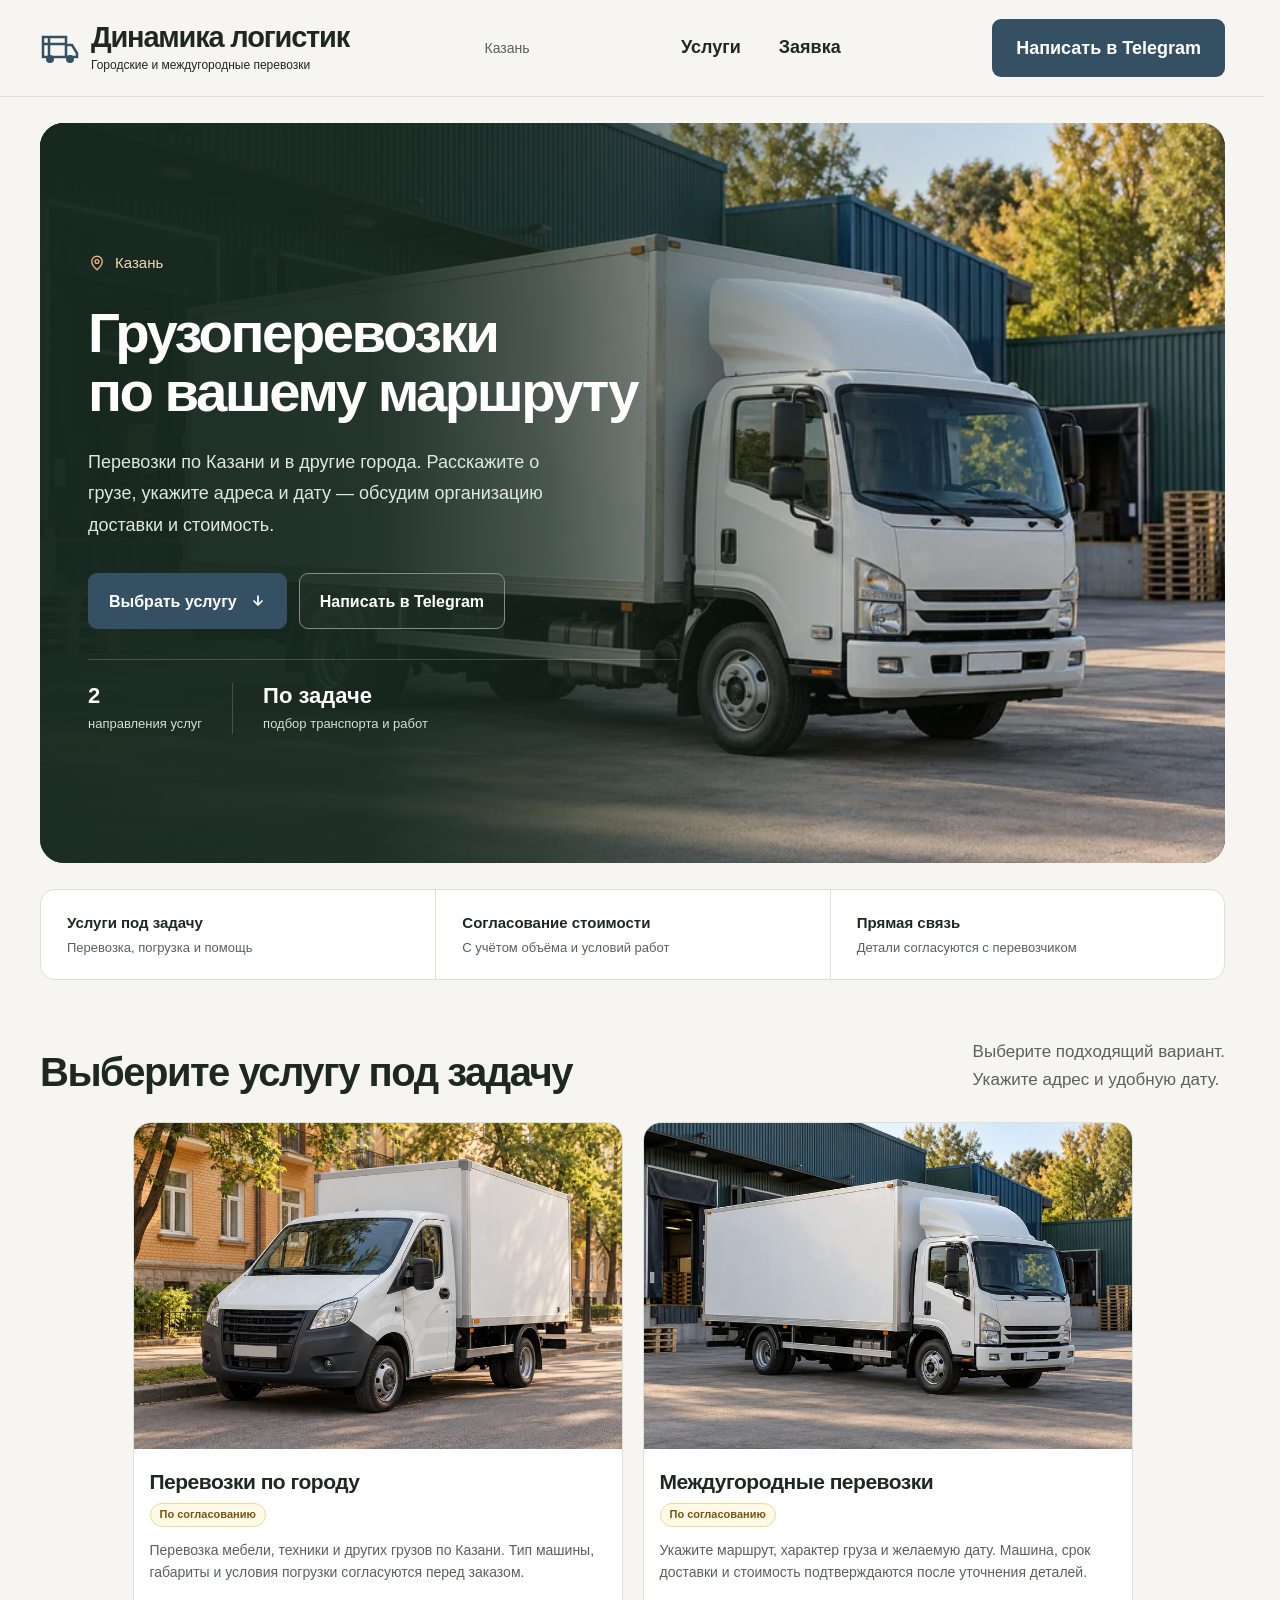
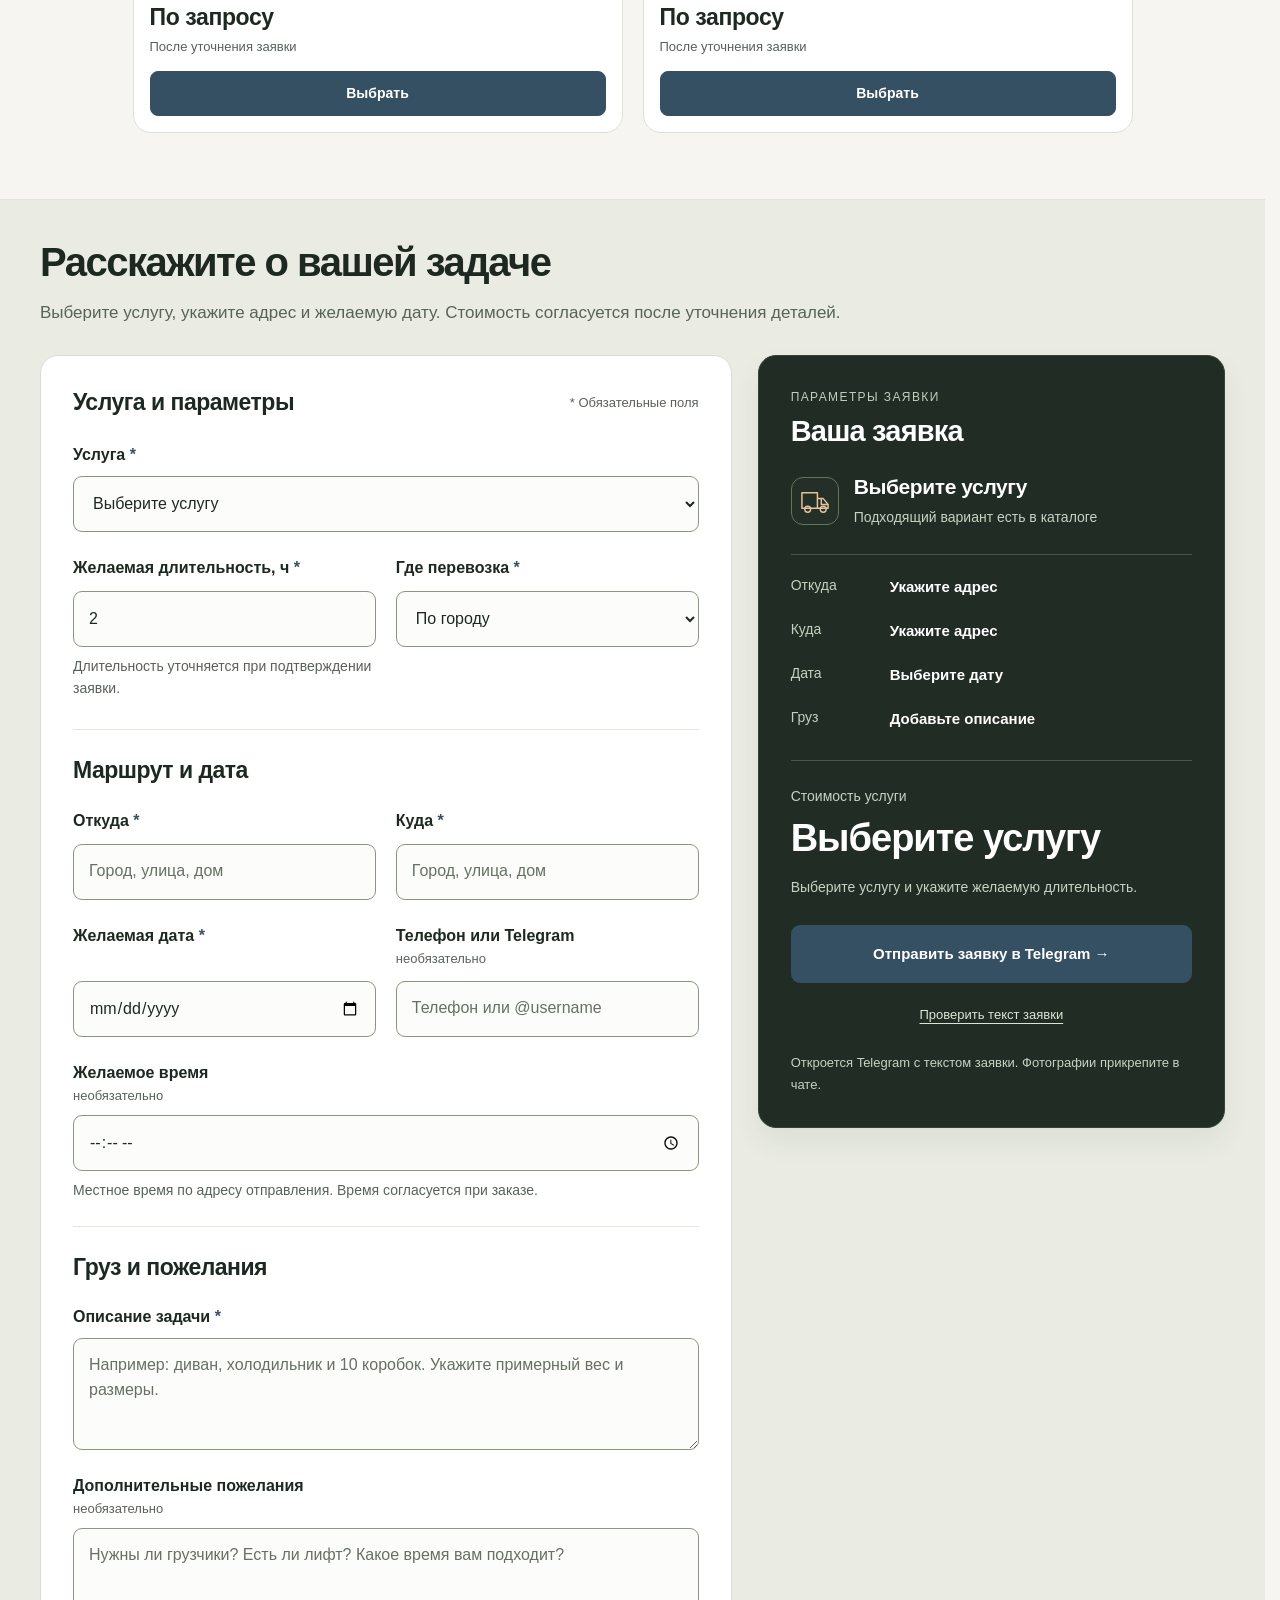
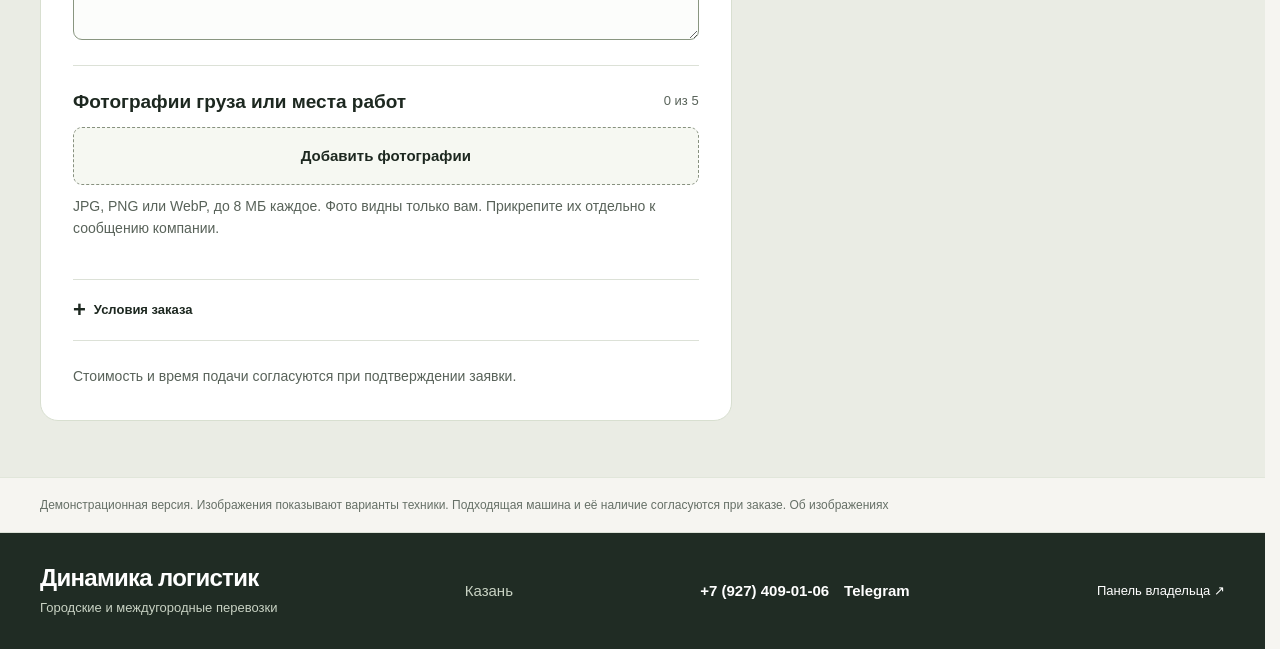
<file: index.html>
<!doctype html>
<html lang="ru">
<head>
  <meta charset="UTF-8">
  <meta name="viewport" content="width=device-width, initial-scale=1">
  <meta name="theme-color" content="#f6f5f1">
  <meta name="description" content="Услуги по Казани. Выберите услугу, укажите маршрут и подготовьте заявку.">
  <title>Динамика логистик — грузоперевозки</title>
  <link rel="icon" href="assets/mark.svg" type="image/svg+xml">
  <link rel="stylesheet" href="assets/styles.css?v=4.6">
  <script defer src="assets/config.js?v=4.6"></script>
  <script defer src="assets/core.js?v=4.5"></script>
  <script defer src="assets/settings.js?v=4.5"></script>
  <script defer src="assets/app.js?v=4.5"></script>
</head>
<body>
  <div class="draft-banner" id="draft-banner" hidden><span id="draft-label"></span><a href="index.html">Закрыть предпросмотр</a><a href="owner.html">К настройкам</a></div>
  <a class="skip-link" href="#main">К содержимому</a>
  <header class="site-header">
    <div class="header-inner container">
      <a class="brand" href="#main" aria-label="На главную">
        <span class="brand-mark" data-logo><svg viewBox="0 0 40 40" aria-hidden="true"><path d="M3 9h23v20H3zM26 17h6l5 8v4H26M9 9v20M3 16h23" fill="none" stroke="currentColor" stroke-width="2.5"/><circle cx="10" cy="31" r="4" fill="currentColor"/><circle cx="30" cy="31" r="4" fill="currentColor"/></svg></span>
        <span class="brand-text"><strong data-company-name>Динамика логистик</strong><span data-company-descriptor>Грузоперевозки</span></span>
      </a>
      <div class="header-meta"><span class="header-region" data-region></span><span class="header-hours" data-company-hours hidden></span></div>
      <nav aria-label="Основная навигация"><a href="#fleet">Услуги</a><a href="#request">Заявка</a></nav>
      <a class="button button-primary header-cta" data-direct-contact href="#request">Оставить заявку</a>
    </div>
  </header>
  <main id="main" tabindex="-1">
    <section class="hero container" aria-labelledby="hero-title">
      <img class="hero-image" data-hero-image alt="Грузовик на дороге" width="1600" height="900" fetchpriority="high">
      <div class="hero-shade" aria-hidden="true"></div>
      <div class="hero-copy">
        <p class="hero-region"><svg viewBox="0 0 24 24" aria-hidden="true"><path d="M19 10c0 5-7 11-7 11S5 15 5 10a7 7 0 0 1 14 0Z"/><circle cx="12" cy="10" r="2.5"/></svg><span data-region></span></p>
        <h1 id="hero-title" data-hero-title>Грузоперевозки<br>для ваших задач</h1>
        <p class="hero-description" data-hero-description></p>
        <div class="hero-actions"><a class="button button-primary" href="#fleet">Выбрать услугу <svg class="hero-action-icon" viewBox="0 0 16 16" width="16" height="16" fill="none" aria-hidden="true" focusable="false"><path d="M8 3v9m-4-4 4 4 4-4" stroke="currentColor" stroke-width="1.7" stroke-linecap="round" stroke-linejoin="round"/></svg></a><a class="button button-light" data-direct-contact href="#request">Рассчитать стоимость</a></div>
        <div class="hero-facts"><div><strong id="fleet-count">4</strong><span>варианта услуг</span></div><div><strong>По задаче</strong><span>подбор транспорта и работ</span></div></div>
      </div>
    </section>
    <div class="benefit-strip container"><div><b>Услуги под задачу</b><span>Перевозка, погрузка и помощь</span></div><div><b>Согласование стоимости</b><span>С учётом объёма и условий работ</span></div><div><b>Прямая связь</b><span>Детали согласуются с перевозчиком</span></div></div>
    <section class="fleet-section container" id="fleet" aria-labelledby="fleet-title">
      <div class="section-heading"><h2 id="fleet-title">Выберите услугу под задачу</h2><p>Выберите подходящий вариант.<br>Укажите адрес и удобную дату.</p></div>
      <p class="pricing-example" data-example hidden>Тарифы для примера. Итоговую стоимость подтвердит диспетчер.</p>
      
      <div class="vehicle-grid" id="vehicle-grid"></div>
    </section>
    <section class="request-section" id="request" aria-labelledby="request-title">
      <div class="container">
        <div class="section-heading request-heading"><div><h2 id="request-title">Расскажите о вашей задаче</h2><p>Выберите услугу, укажите адрес и желаемую дату. Стоимость согласуется после уточнения деталей.</p></div></div>
        <div class="request-layout">
          <form id="request-form" class="form-card" novalidate>
            <div class="form-intro"><h3>Услуга и параметры</h3><span>* Обязательные поля</span></div>
            <div class="field"><label for="vehicle">Услуга <span>*</span></label><select id="vehicle" name="vehicle" required aria-describedby="vehicle-error"><option value="">Выберите услугу</option></select><span class="field-error" id="vehicle-error"></span></div>
            <div class="form-row pricing-row">
              <div class="field"><label for="hours">Желаемая длительность, ч <span>*</span></label><input id="hours" name="hours" type="number" value="2" min="1" max="24" step="0.5" inputmode="decimal" required aria-describedby="hours-hint hours-error"><span class="field-hint" id="hours-hint">Выберите услугу для уточнения минимального заказа.</span><span class="field-error" id="hours-error"></span></div>
              <div class="field"><label for="zone">Где перевозка <span>*</span></label><select id="zone" name="zone" required aria-describedby="zone-error"><option value="city">По городу</option><option value="outside">За город / межгород</option></select><span class="field-error" id="zone-error"></span></div>
            </div>
            <div class="field" id="distance-field" hidden><label for="distance">Расстояние за городом в одну сторону, км <span>*</span></label><input id="distance" name="distance" type="number" min="1" max="2000" step="1" inputmode="numeric" placeholder="Например: 30" disabled aria-describedby="distance-hint distance-error"><span class="field-hint" id="distance-hint">В расчёт входит обратный путь. Расстояние по адресам автоматически не определяется.</span><span class="field-error" id="distance-error"></span></div>
            <div class="inline-estimate"><span>Предварительно</span><output id="inline-price" aria-live="polite">Выберите услугу</output><small data-example hidden>Расчёт по тарифам для примера.</small></div>
            <h3 class="form-section-title" id="route-heading">Маршрут и дата</h3>
            <div class="form-row">
              <div class="field"><label for="from">Откуда <span>*</span></label><input id="from" name="from" placeholder="Город, улица, дом" maxlength="180" required autocomplete="off" aria-describedby="from-error"><span class="field-error" id="from-error"></span></div>
              <div class="field"><label for="to">Куда <span>*</span></label><input id="to" name="to" placeholder="Город, улица, дом" maxlength="180" required autocomplete="off" aria-describedby="to-error"><span class="field-error" id="to-error"></span></div>
            </div>
            <div class="form-row contact-row">
              <div class="field"><label for="date">Желаемая дата <span>*</span></label><input id="date" name="date" type="date" required aria-describedby="date-error"><span class="field-error" id="date-error"></span></div>
              <div class="field"><label for="contact">Телефон или Telegram <small>необязательно</small></label><input id="contact" name="contact" placeholder="Телефон или @username" maxlength="120" autocomplete="off" aria-describedby="contact-error"><span class="field-error" id="contact-error"></span></div>
            </div>
            <div class="field"><label for="time">Желаемое время <small>необязательно</small></label><input id="time" name="time" type="time" aria-describedby="time-hint time-error"><span class="field-hint" id="time-hint">Местное время по адресу отправления. Время согласуется при заказе.</span><span class="field-error" id="time-error"></span></div>
            <h3 class="form-section-title">Груз и пожелания</h3>
            <div class="field"><label for="cargo">Описание задачи <span>*</span></label><textarea id="cargo" name="cargo" rows="3" placeholder="Например: диван, холодильник и 10 коробок. Укажите примерный вес и размеры." maxlength="600" required aria-describedby="cargo-error"></textarea><span class="field-error" id="cargo-error"></span></div>
            <div class="field field-last"><label for="comment">Дополнительные пожелания <small>необязательно</small></label><textarea id="comment" name="comment" rows="3" placeholder="Нужны ли грузчики? Есть ли лифт? Какое время вам подходит?" maxlength="1000" aria-describedby="comment-error"></textarea><span class="field-error" id="comment-error"></span></div>
            <section class="photo-field" aria-labelledby="photos-title"><div class="photo-heading"><h3 id="photos-title">Фотографии груза или места работ</h3><span id="photo-count">0 из 5</span></div><label class="photo-picker" for="photos">Добавить фотографии<input id="photos" type="file" multiple accept="image/jpeg,image/png,image/webp" aria-describedby="photos-hint photos-status"></label><p class="field-hint" id="photos-hint">JPG, PNG или WebP, до 8 МБ каждое. Фото видны только вам. Прикрепите их отдельно к сообщению компании.</p><p class="field-error" id="photos-status" role="status"></p><ul class="photo-previews" id="photo-previews"></ul></section>
            <details class="compact-conditions" id="conditions"><summary>Условия заказа</summary><ul id="conditions-list"></ul></details><p class="form-footnote">Стоимость и время подачи согласуются при подтверждении заявки.</p>
            <p class="form-status" id="form-status" role="status" aria-live="polite" aria-atomic="true"></p>
          </form>
          <aside class="summary-card" aria-labelledby="summary-title">
            <p class="summary-eyebrow">Параметры заявки</p>
            <h3 id="summary-title">Ваша заявка</h3>
            <div class="summary-vehicle"><span class="summary-vehicle-icon" aria-hidden="true"><svg viewBox="0 0 32 32"><path d="M3 7h16v16H3zm16 6h6l5 6v4H19M23 13v6h7"/><circle cx="9" cy="24" r="3"/><circle cx="25" cy="24" r="3"/></svg></span><div><strong id="selected-name">Выберите услугу</strong><p id="selected-detail">Подходящий вариант есть в каталоге</p></div></div>
            <dl class="summary" id="summary">
              <div><dt>Откуда</dt><dd id="summary-from">Укажите адрес</dd></div>
              <div><dt>Куда</dt><dd id="summary-to">Укажите адрес</dd></div>
              <div><dt>Дата</dt><dd id="summary-date">Выберите дату</dd></div>
              <div id="summary-time-row" hidden><dt>Подача</dt><dd id="summary-time"></dd></div><div><dt>Груз</dt><dd id="summary-cargo">Добавьте описание</dd></div>
              <div id="summary-comment-row" hidden><dt>Пожелания</dt><dd id="summary-comment"></dd></div>
              <div id="summary-contact-row" hidden><dt>Контакт</dt><dd id="summary-contact"></dd></div>
            </dl>
            <div class="price-note"><span>Стоимость услуги</span><strong id="estimated-price">Выберите услугу</strong><dl class="price-breakdown" id="price-breakdown" hidden><div><dt>Работа</dt><dd id="work-price"></dd></div><div id="mileage-price-row" hidden><dt>Пробег</dt><dd id="mileage-price"></dd></div></dl><p id="estimate-hint">Тариф и минимальный заказ появятся после выбора машины.</p><p class="example-label" data-example hidden>Расчёт по тарифам для примера.</p></div>
            <button type="submit" form="request-form" class="button button-primary prepare-button" id="prepare-request" disabled>Отправить заявку в Telegram →</button><button type="submit" form="request-form" data-action="preview" class="text-button summary-preview">Проверить текст заявки</button>
            <p class="summary-footnote">Откроется Telegram с текстом заявки. Фотографии прикрепите в чате.</p>
          </aside>
        </div>
      </div>
    </section>

  </main>
  <p class="demo-disclosure container">Демонстрационная версия. Изображения показывают варианты техники. Подходящая машина и её наличие согласуются при заказе. <a href="PHOTO_SOURCES.html" target="_blank" rel="noopener noreferrer">Об изображениях</a></p><footer class="site-footer"><div class="footer-inner container"><div class="footer-brand"><strong data-company-name>Динамика логистик</strong><span data-company-descriptor>Грузоперевозки</span></div><span class="footer-region" data-region></span><div class="company-contacts" id="company-contacts"></div><a href="owner.html" class="footer-request">Панель владельца ↗</a></div></footer>
  <dialog class="request-dialog" id="request-dialog" aria-labelledby="dialog-title" aria-describedby="dialog-note">
    <div class="dialog-header"><span class="telegram-icon" aria-hidden="true"><svg viewBox="0 0 24 24"><path d="m3 11 18-7-4 17-6-6-4 3 1-5 10-7-12 6Z"/></svg></span><div><h2 id="dialog-title">Заявка для Telegram</h2><p id="dialog-company" data-company-name>Динамика логистик</p></div><button class="icon-button" type="button" id="close-dialog" aria-label="Закрыть заявку"><svg viewBox="0 0 24 24" aria-hidden="true"><path d="m6 6 12 12M18 6 6 18"/></svg></button></div>
    <div class="dialog-content"><label class="visually-hidden" for="prepared-message">Подготовленный текст заявки</label><textarea id="prepared-message" readonly rows="14" spellcheck="false"></textarea></div>
    <div class="dialog-footer"><p id="dialog-note">Скопируйте текст и отправьте его компании. Сообщение не отправляется автоматически.</p><p id="dialog-photo-note" hidden></p><div class="dialog-actions"><button class="button button-outline" type="button" id="copy-message">Скопировать заявку</button><a class="button button-telegram" id="telegram-link" target="_blank" rel="noopener noreferrer" hidden>Отправить в Telegram →</a></div><p id="copy-status" class="copy-status" role="status" aria-live="polite" aria-atomic="true"></p><button class="text-button" type="button" id="edit-request">Изменить данные</button></div>
  </dialog>
  <noscript><p class="noscript">Для выбора транспорта и подготовки заявки включите JavaScript.</p></noscript>
</body>
</html>
</file>
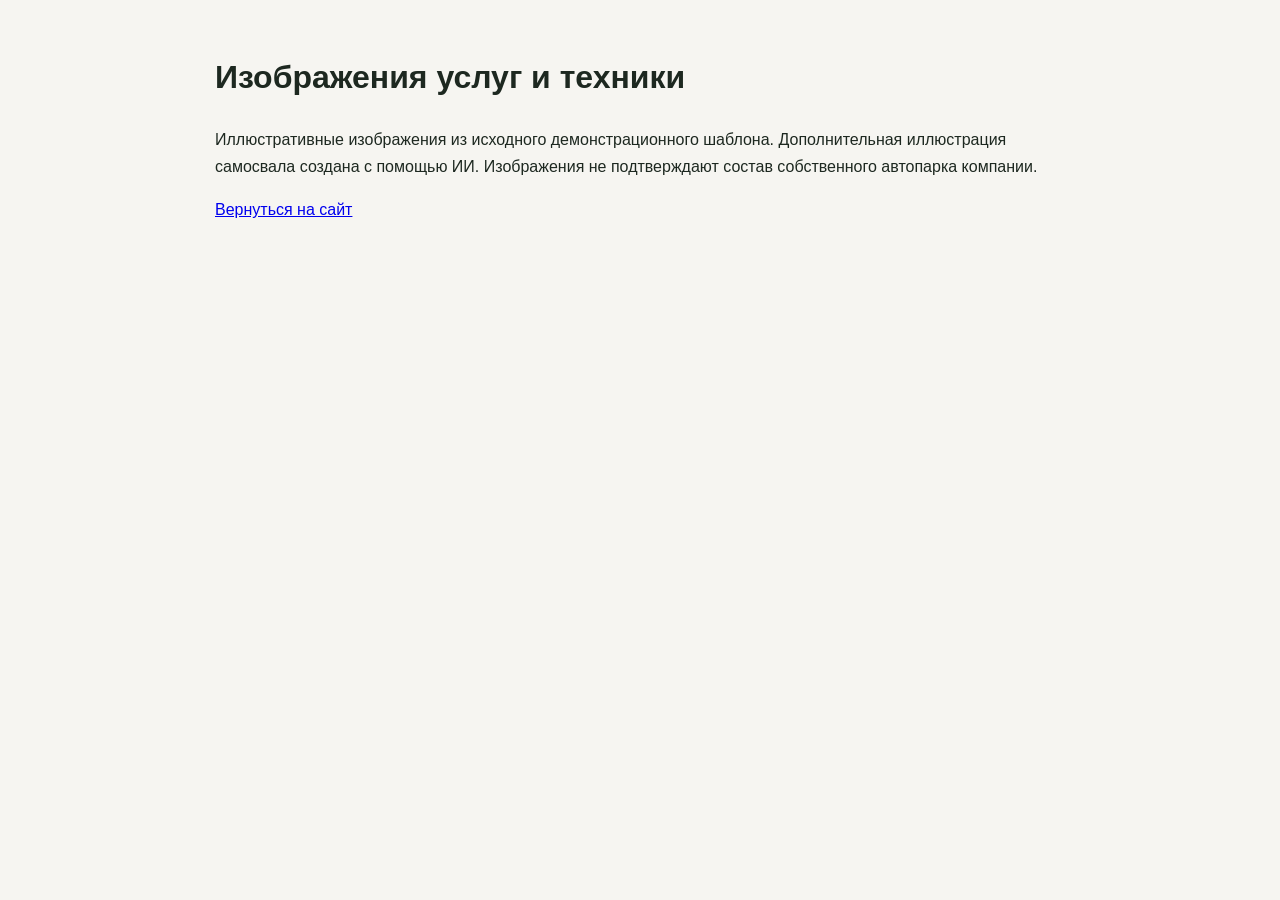
<file: PHOTO_SOURCES.html>
<!doctype html><html lang="ru"><meta charset="utf-8"><meta name="viewport" content="width=device-width,initial-scale=1"><title>Об изображениях</title><style>body{font:16px/1.7 Arial;max-width:850px;margin:50px auto;padding:0 24px;background:#f6f5f1;color:#1d2820}</style><h1>Изображения услуг и техники</h1><p>Иллюстративные изображения из исходного демонстрационного шаблона. Дополнительная иллюстрация самосвала создана с помощью ИИ. Изображения не подтверждают состав собственного автопарка компании.</p><p><a href="index.html">Вернуться на сайт</a></p></html>
</file>
<file: assets/styles.css>
:root{
 --accent:#bf421f;--accent-hover:#a73415;--ink:#1d2820;--background:#f6f5f1;
 --dark:#202c24;--muted:#586259;--border:#dce1d7;--header-height:96px;
 --radius:18px;
}
*{box-sizing:border-box}
html{scroll-behavior:auto;scroll-padding-top:var(--header-height);scrollbar-gutter:stable}
body{margin:0;background:var(--background);color:var(--ink);font-family:Arial,"Helvetica Neue",sans-serif;font-size:17px;line-height:1.55;-webkit-font-smoothing:antialiased}
body.modal-open{overflow:hidden}
button,input,select,textarea{font:inherit}
button,a,input,textarea,select{-webkit-tap-highlight-color:transparent}
button{cursor:pointer}button:disabled{cursor:wait;opacity:.65}
a{color:inherit;text-decoration:none}
img,svg{display:block;max-width:100%}
h1,h2,h3,p{margin:0}h1,h2,h3{line-height:1.12}
[hidden]{display:none!important}
:where(button,a,input,textarea,select):focus-visible{outline:3px solid #db6c39;outline-offset:4px}
h2[tabindex="-1"]:focus,main:focus{outline:none}
::selection{background:#f5cdb8}
.container{width:min(1320px,calc(100% - 80px));margin-inline:auto}
.visually-hidden{position:absolute;width:1px;height:1px;padding:0;margin:-1px;overflow:hidden;clip:rect(0,0,0,0);white-space:nowrap;border:0}
.skip-link{position:fixed;z-index:50;left:12px;top:-80px;background:var(--dark);color:#fff;padding:12px 22px}
.skip-link:focus{top:12px}
.site-header{position:sticky;top:0;z-index:10;background:var(--background);border-bottom:1px solid var(--border)}
.header-inner{display:flex;align-items:center;justify-content:space-between;gap:26px;min-height:96px;padding-block:17px}
.brand{display:flex;align-items:center;gap:11px;min-width:0;min-height:44px;flex-shrink:0}
.brand-mark{width:40px;height:40px;color:var(--accent);flex-shrink:0}
.brand-mark img{width:100%;height:100%;object-fit:contain}
.brand-text{min-width:0}.brand strong{display:block;font-size:29px;line-height:1;letter-spacing:-1.2px;overflow-wrap:anywhere}
.brand-text>span{display:block;font-size:12px;line-height:1.2;margin-top:6px}
.brand.long-brand{max-width:320px;flex-shrink:1}
.brand.long-brand strong{display:-webkit-box;-webkit-line-clamp:2;-webkit-box-orient:vertical;overflow:hidden;font-size:18px;line-height:1.25;letter-spacing:-.3px}
.header-region{max-width:225px;font-size:14px;line-height:1.5;color:var(--muted);overflow-wrap:anywhere}
.header-inner nav{display:flex;gap:6px;font-size:18px;font-weight:700;flex-shrink:0}
.header-inner nav a{display:inline-flex;align-items:center;justify-content:center;min-height:54px;padding:12px 15px;border:1px solid transparent;border-radius:9px}
.header-inner nav a:hover{background:#e9ede4}
.header-inner nav a.is-active{background:#f5e4d9;border-color:#e6c1ad;color:#983719}
.button{display:inline-flex;align-items:center;justify-content:center;gap:13px;min-height:56px;padding:15px 23px;border:1px solid transparent;border-radius:9px;font-size:17px;font-weight:700;line-height:1.35;text-align:center;transition:background .16s,border-color .16s}
.button-primary{background:var(--accent);color:#fff}
.button-primary:hover{background:var(--accent-hover)}
.button-primary:disabled:hover{background:var(--accent)}
.button-light{background:#ffffff08;border-color:#829084;color:#fff}
.button-light:hover{background:#ffffff15}
.button-outline{border-color:#87917f;background:#fff;color:var(--ink)}
.button-outline:hover{background:#eef1e9}
.button-telegram{background:#1f7590;color:#fff}.button-telegram:hover{background:#185c71}
.header-cta{flex-shrink:0;font-size:18px;min-height:58px}
.hero{position:relative;isolation:isolate;overflow:hidden;border-radius:24px;display:flex;align-items:center;min-height:580px;margin-top:26px;margin-bottom:26px;background:var(--dark);color:#fff}
.hero-image{position:absolute;inset:0;width:100%;height:100%;object-fit:cover;object-position:right center;z-index:-3}
.hero-shade{position:absolute;inset:0;z-index:-2;background:linear-gradient(90deg,#17291ff5 0%,#17291fed 28%,#17291fb8 43%,#17291f29 68%,#17291f00 100%)}
.hero-copy{width:58%;max-width:740px;padding:60px 48px}
.hero-region{display:flex;align-items:center;gap:9px;font-size:15px;line-height:1.5;color:#f2d8bb;margin-bottom:28px}
.hero-region svg{width:18px;height:18px;fill:none;stroke:#edb08a;stroke-width:1.8;flex-shrink:0}
.hero-region span{overflow-wrap:anywhere}
h1{font-size:clamp(44px,4.4vw,64px);font-weight:800;line-height:1.06;letter-spacing:-2.5px;white-space:pre-line;overflow-wrap:anywhere}
.hero-description{font-size:18px;line-height:1.75;color:#e2e8de;max-width:470px;margin-top:25px;overflow-wrap:anywhere}
.hero-actions{display:flex;gap:12px;flex-wrap:wrap;margin-top:32px}
.hero-actions .button{font-size:16px;padding-inline:20px;min-height:56px}
.hero-services{display:flex;gap:12px;flex-wrap:wrap;font-size:14px;line-height:1.6;color:#d5dfce;margin-top:30px}
.hero-services span{color:#dfa677}
.fleet-section,.request-section{min-height:calc(100svh - var(--header-height))}
.fleet-section{padding-block:38px 56px}
.section-heading{display:flex;align-items:flex-end;justify-content:space-between;gap:35px;margin-bottom:28px}
h2{font-size:40px;line-height:1.12;font-weight:800;letter-spacing:-1.5px}
.section-heading h2{max-width:670px}
.section-heading p{font-size:17px;line-height:1.65;color:var(--muted);max-width:405px}
.pricing-example{color:var(--muted);font-size:14px;line-height:1.6;margin:-9px 0 23px}
.vehicle-grid{display:grid;grid-template-columns:repeat(4,minmax(0,1fr));gap:20px}
.vehicle-card{position:relative;min-width:0;overflow:hidden;background:#fff;border:1px solid var(--border);border-radius:var(--radius);display:flex;flex-direction:column;transition:box-shadow .16s,border-color .16s,transform .16s}
@media(hover:hover){.vehicle-card:hover{transform:translateY(-3px);box-shadow:0 10px 24px #1a2e1610;border-color:#a6b29d}}
.vehicle-card.selected{border-color:var(--accent);box-shadow:0 0 0 1px var(--accent)}
.vehicle-media{aspect-ratio:1.5;position:relative;background:#e9ede4;overflow:hidden}
.vehicle-media img{width:100%;height:100%;object-fit:cover}
.vehicle-category{position:absolute;left:12px;top:12px;background:#fffffff2;color:#26392d;padding:6px 10px;border-radius:6px;font-size:12px;font-weight:700;line-height:1.4;max-width:calc(100% - 24px)}
.selected-badge{position:absolute;right:12px;bottom:12px;background:var(--dark);color:#fff;font-size:13px;font-weight:700;padding:6px 10px;border-radius:6px;display:none;gap:6px;align-items:center}
.selected .selected-badge{display:flex}
.vehicle-content{padding:22px 20px 20px;display:flex;flex-direction:column;flex:1;min-width:0}
.vehicle-card h3{font-size:23px;letter-spacing:-.7px;line-height:1.2;min-height:55px;overflow-wrap:anywhere}
.vehicle-description{font-size:16px;line-height:1.65;color:var(--muted);margin-top:10px;min-height:80px;overflow-wrap:anywhere}
.vehicle-specs{display:flex;gap:7px;flex-wrap:wrap;margin:18px 0}
.vehicle-specs span{font-size:14px;line-height:1.4;color:#465846;background:#f0f3eb;border-radius:5px;padding:5px 8px;min-width:0;max-width:100%;overflow-wrap:anywhere}
.vehicle-tariff{font-size:28px;font-weight:800;letter-spacing:-.6px;line-height:1.2;border-top:1px solid #e7ece1;padding-top:18px;margin-top:auto;overflow-wrap:anywhere}
.tariff-unit{font-size:14px;font-weight:400;letter-spacing:0;color:var(--muted);white-space:nowrap}
.vehicle-tariff small{display:block;font-size:15px;line-height:1.65;font-weight:400;letter-spacing:0;color:var(--muted);margin-top:7px}
.select-vehicle{display:flex;align-items:center;justify-content:space-between;width:100%;min-height:54px;margin-top:19px;border:1px solid #cad3c2;border-radius:8px;background:#f1f4ed;color:var(--ink);font-size:16px;font-weight:700;line-height:1.35;padding:12px 16px;transition:background .16s,border-color .16s}
.select-vehicle::after{content:"↗";font-size:22px;font-weight:400;margin-left:8px}
.select-vehicle:hover{background:#e3eadd;border-color:#9fae95}
.selected .select-vehicle{background:var(--dark);color:#fff;border-color:var(--dark)}
.selected .select-vehicle::after{content:"✓";font-size:18px}
.request-section{padding-block:40px 56px;background:#eaece4;border-block:1px solid #e1e6da}
.request-heading p{margin-top:14px;max-width:none}
.request-layout{display:grid;grid-template-columns:minmax(0,1.48fr) minmax(0,1fr);gap:26px;align-items:start}
.form-card{min-width:0;padding:32px;background:#fff;border:1px solid #d8dfd0;border-radius:var(--radius)}
.form-intro{display:flex;align-items:center;justify-content:space-between;gap:15px;margin-bottom:26px}
.form-intro h3,.form-section-title{font-size:23px;line-height:1.25;letter-spacing:-.5px}
.form-intro>span{font-size:13px;line-height:1.5;color:var(--muted)}
.form-section-title{border-top:1px solid #e2e7da;padding-top:26px;margin:5px 0 24px}
.form-row{display:grid;grid-template-columns:minmax(0,1fr) minmax(0,1fr);gap:20px}
.field{min-width:0;margin-bottom:24px}.field-last{margin-bottom:0}
.field label{display:block;font-size:16px;font-weight:700;line-height:1.5;margin-bottom:9px}
.field label>span{color:var(--accent)}
.field label>small{font-size:13px;line-height:1.4;font-weight:400;color:var(--muted);display:block;margin-top:2px}
.form-row .field label{min-height:26px}
.contact-row .field label{min-height:48px}
input,select,textarea{display:block;width:100%;min-width:0;font-size:16px;line-height:1.55;color:var(--ink);background:#fcfdfb;border:1px solid #899680;border-radius:9px;padding:14px 15px}
input,select{min-height:56px}
select{padding-right:32px}
textarea{min-height:112px;resize:vertical}
input::placeholder,textarea::placeholder{color:#667063;opacity:1}
input:hover,select:hover,textarea:hover{border-color:#596c50}
input:focus,select:focus,textarea:focus{background:#fff;border-color:var(--accent)}
[aria-invalid="true"]{border-color:#b1331d;background:#fff9f6}
.field-hint,.field-error{display:block;font-size:14px;line-height:1.6;margin-top:8px;color:var(--muted)}
.field-error{color:#a82918}.field-error:empty{display:none}
.inline-estimate{display:none}
.form-footnote{font-size:14px;line-height:1.65;color:var(--muted);margin-top:24px}
.form-status{padding:13px 15px;margin-top:17px;border-radius:7px;font-size:15px;line-height:1.6;background:#fff0e7;color:#9a301b}
.form-status:empty{display:none}
.summary-card{min-width:0;padding:32px;background:var(--dark);color:#fff;border:1px solid #344435;border-radius:var(--radius);box-shadow:0 14px 28px #263b1b12}
.summary-eyebrow{color:#c2cdbb;font-size:12px;line-height:1.5;letter-spacing:1.4px;text-transform:uppercase}
.summary-card h3{font-size:29px;line-height:1.2;letter-spacing:-.8px;margin-top:8px}
.summary-vehicle{display:flex;align-items:center;gap:15px;padding:25px 0;border-bottom:1px solid #485745}
.summary-vehicle-icon{display:grid;place-items:center;width:48px;height:48px;flex-shrink:0;border:1px solid #62765a;border-radius:12px;color:#e7c39d;background:#ffffff04}
.summary-vehicle-icon svg{width:31px;height:31px;fill:none;stroke:currentColor;stroke-width:1.5;stroke-linejoin:round}
.summary-vehicle>div{min-width:0}
.summary-vehicle strong{display:block;font-size:21px;line-height:1.25;letter-spacing:-.4px;overflow-wrap:anywhere}
.summary-vehicle p{font-size:14px;line-height:1.6;color:#c8d2c3;margin-top:6px;overflow-wrap:anywhere}
.summary{margin:10px 0 0}
.summary>div{display:grid;grid-template-columns:85px minmax(0,1fr);gap:14px;padding-block:10px}
.summary dt{font-size:14px;color:#c6d0c0}
.summary dd{margin:0;font-size:15px;font-weight:600;line-height:1.6;overflow-wrap:anywhere;white-space:pre-line}
.price-note{border-top:1px solid #485745;padding-top:25px;margin-top:19px}
.price-note>span{display:block;font-size:14px;color:#c8d2c3}
.price-note strong{display:block;font-size:38px;line-height:1.15;font-weight:800;letter-spacing:-1px;margin-top:10px;overflow-wrap:anywhere}
.price-breakdown{margin:20px 0}
.price-breakdown>div{display:grid;grid-template-columns:58px minmax(0,1fr);gap:12px;font-size:14px;line-height:1.65;margin-top:10px}
.price-breakdown dt{color:#c6d0c0}
.price-breakdown dd{margin:0;text-align:right;overflow-wrap:anywhere}
.price-note p{font-size:14px;line-height:1.65;color:#c8d2c3;margin-top:15px}
.price-note .example-label{color:#f0cfb6;font-size:13px;margin-top:12px}
.prepare-button{width:100%;min-height:58px;margin-top:26px;font-size:17px}
.summary-footnote{color:#c8d2c3;font-size:13px;line-height:1.65;margin-top:15px}
.conditions-section{min-height:calc(100svh - var(--header-height) - var(--footer-height,125px));padding-block:48px;display:flex;flex-direction:column;justify-content:center;gap:32px}
.conditions-intro h2{font-size:33px;letter-spacing:-1px}
.conditions-intro p{font-size:17px;color:var(--muted);margin-top:15px}
.conditions-section ul{display:grid;grid-template-columns:repeat(3,minmax(0,1fr));gap:34px;list-style:none;margin:0;padding:0}
.conditions-section li{font-size:16px;line-height:1.75;color:var(--muted);border-top:2px solid #c7d2bd;padding-top:19px;overflow-wrap:anywhere}
.site-footer{border-top:1px solid var(--border);background:#eef0e7}
.footer-inner{display:flex;align-items:center;justify-content:space-between;gap:25px;padding-block:30px;font-size:15px}
.footer-brand{min-width:0;max-width:40%}
.footer-brand strong{display:block;font-size:24px;line-height:1.25;letter-spacing:-.7px;overflow-wrap:anywhere}
.footer-brand>span{display:block;font-size:13px;color:var(--muted);margin-top:5px}
.footer-region{max-width:260px;color:var(--muted);overflow-wrap:anywhere}
.company-contacts{display:flex;gap:15px;align-items:center;flex-wrap:wrap;min-width:0;max-width:100%}
.company-contacts:empty{display:none}
.company-contacts a,.footer-request{display:inline-flex;align-items:center;min-height:44px;font-weight:700;overflow-wrap:anywhere}
.company-contacts a:hover,.footer-request:hover{color:var(--accent)}
.company-hours{width:100%;font-size:14px;color:var(--muted);overflow-wrap:anywhere}
.footer-request{white-space:nowrap}
.request-dialog{width:min(700px,calc(100% - 36px));max-height:calc(100dvh - 36px);overflow:auto;padding:0;border:1px solid #d6ded0;border-radius:20px;background:#fff;color:var(--ink);box-shadow:0 25px 80px #10201830}
.request-dialog::backdrop{background:#102219ad;backdrop-filter:blur(4px)}
.dialog-header{display:flex;align-items:center;gap:14px;padding:23px 25px;border-bottom:1px solid #dde5d6}
.telegram-icon{display:grid;place-items:center;width:43px;height:43px;flex-shrink:0;border-radius:50%;background:#1f7590}
.telegram-icon svg{width:25px;height:25px;fill:#fff}
.dialog-header>div{min-width:0}
.dialog-header h2{font-size:24px;line-height:1.25;letter-spacing:-.6px}
.dialog-header p{font-size:14px;color:var(--muted);margin-top:4px;overflow-wrap:anywhere}
.icon-button{display:grid;place-items:center;flex-shrink:0;width:44px;height:44px;border:0;border-radius:9px;background:#f0f3eb;margin-left:auto}
.icon-button:hover{background:#e1e8d9}
.icon-button svg{width:22px;height:22px;fill:none;stroke:var(--ink);stroke-width:1.7}
.dialog-content{padding:25px;background:#e5eee6}
.dialog-content textarea{font-size:15px;line-height:1.75;min-height:285px;max-height:370px;padding:21px;background:#fff;border-color:#c5d3c4;border-radius:11px}
.dialog-footer{padding:21px 25px 23px}
.dialog-footer>p{font-size:14px;color:var(--muted);line-height:1.65}
.dialog-actions{display:flex;gap:12px;margin-top:19px}
.dialog-actions>*{flex:1}
.dialog-actions .button{font-size:16px}
.copy-status{font-size:15px!important;color:var(--ink)!important;margin-top:14px}
.copy-status:empty{display:none}
.text-button{display:block;min-height:44px;margin:12px auto 0;padding:8px 6px;border:0;background:none;font-size:15px;color:#406649;text-decoration:underline;text-underline-offset:4px}
.noscript{margin:25px;padding:20px;background:var(--dark);color:#fff}
.image-fallback{height:100%;min-height:180px;display:flex;align-items:center;justify-content:center;flex-direction:column;gap:13px;padding:20px;background:#e4e8e0;color:#52634e;text-align:center;font-size:14px;line-height:1.5}
.image-fallback svg{width:72px;height:54px;fill:none;stroke:currentColor;stroke-width:2;flex-shrink:0}
.hero-fallback{position:absolute;left:60%;right:0;top:0;bottom:0;z-index:-1;background:none;color:#d2dbcd}
@media(min-width:901px){.hero{min-height:clamp(560px,calc(100svh - var(--header-height) - 52px),740px)}}
@media(min-width:1001px) and (min-height:1000px){.summary-card{position:sticky;top:calc(var(--header-height) + 20px)}}
@media(max-width:1200px){
 .container{width:calc(100% - 56px)}.header-region{display:none}.header-inner{gap:18px}
 .hero-copy{padding:48px 38px;width:61%}h1{font-size:54px}.hero-description{font-size:17px}
 .hero-shade{background:linear-gradient(90deg,#17291ff5 0%,#17291fe8 34%,#17291f7a 60%,#17291f00 100%)}
 .vehicle-grid{grid-template-columns:repeat(2,minmax(0,1fr));gap:24px}
 .vehicle-content{padding:25px}.vehicle-card h3{min-height:0;font-size:26px}
 .vehicle-description{font-size:17px;min-height:56px}.vehicle-specs span{font-size:14px}
 .vehicle-tariff{font-size:30px}.vehicle-category{font-size:13px;left:16px;top:16px}
 .request-layout{grid-template-columns:minmax(0,1.35fr) minmax(0,1fr)}
 .form-card,.summary-card{padding:26px}.form-row{gap:16px}.summary>div{grid-template-columns:67px minmax(0,1fr);gap:12px}
}
@media(max-width:1000px){
 .header-inner{gap:12px}.header-inner nav a{padding-inline:12px}.header-cta{font-size:17px;padding-inline:18px}
 .request-layout{grid-template-columns:minmax(0,1fr)}.summary-card{padding:32px}
 .inline-estimate{display:flex;flex-wrap:wrap;justify-content:space-between;align-items:center;gap:12px 20px;padding:17px 18px;border:1px solid #d6dfcc;border-radius:9px;background:#eef3e7;margin:0 0 26px;font-size:14px;color:#465540}
 .inline-estimate output{font-size:22px;line-height:1.3;font-weight:700;color:var(--ink);text-align:right}
 .inline-estimate small{flex-basis:100%;font-size:13px;line-height:1.5;color:var(--muted)}
 .summary>div{grid-template-columns:100px minmax(0,1fr)}.summary-vehicle-icon{width:52px;height:52px}
 .conditions-section ul{gap:24px}.conditions-section li{font-size:15px}
 h2{font-size:36px}.section-heading{align-items:flex-start;gap:20px}.section-heading p{font-size:16px;max-width:340px}
 .hero-copy{width:65%;padding-inline:28px}h1{font-size:46px}
}
@media(max-width:820px){
 .header-inner{flex-wrap:wrap;column-gap:12px;row-gap:12px;padding-block:14px}
 .header-inner .brand{flex:1 1 0;max-width:none}
 .header-cta{font-size:16px;min-height:52px;padding:12px}
 .header-inner nav{order:3;flex:0 0 100%;width:100%;gap:6px;font-size:16px}
 .header-inner nav a{flex:1;min-width:0;min-height:50px;padding:10px 6px;line-height:1.25;background:#edf1e7;border-color:#d9e1d1}
 .brand.long-brand strong{font-size:15px}
 .hero{min-height:0;flex-direction:column;align-items:stretch}.hero-copy{width:100%;max-width:none;padding:36px 30px}h1{font-size:49px}
 .hero-image{position:relative;inset:auto;width:100%;height:auto;aspect-ratio:16/9;object-fit:cover;order:2;z-index:0}
 .hero-shade{display:none}
 .hero-fallback{position:static;order:2;width:100%;min-height:230px;background:#e4e8e0;color:#52634e}
 .hero-services{font-size:13px;gap:9px}.hero-actions{flex-direction:row;align-items:center}
 .section-heading{flex-direction:column;gap:15px}.section-heading p{max-width:none}.section-heading p br{display:none}
 .conditions-section{gap:25px}.conditions-section ul{grid-template-columns:1fr;gap:19px}
 .conditions-section li{font-size:16px;padding-top:15px}
 .footer-inner{flex-wrap:wrap}.footer-brand{max-width:50%}
}
@media(max-width:640px){
 .container{width:calc(100% - 32px)}
 .brand{gap:8px}.brand-mark{width:34px;height:34px}.brand strong{font-size:25px}.brand-text>span{font-size:12px;margin-top:4px}
 .hero{display:flex;flex-direction:column;align-items:stretch;min-height:0;margin-block:18px;border-radius:18px}
 .hero-copy{width:100%;max-width:none;padding:30px 25px 28px}
 .hero-region{font-size:14px;gap:7px;margin-bottom:23px}
 h1{font-size:clamp(34px,8.5vw,49px);line-height:1.1;letter-spacing:-1.6px}
 .hero-description{font-size:17px;line-height:1.7;margin-top:21px}
 .hero-actions{margin-top:25px;gap:10px;align-items:stretch;flex-direction:column}.hero-actions .button{font-size:16px;min-height:54px}
 .hero-services{font-size:13px;margin-top:22px;gap:9px}
 .hero-image{position:relative;inset:auto;width:100%;height:auto;aspect-ratio:16/9;object-fit:cover;order:2;z-index:0}
 .hero-shade{display:none}
 .hero-fallback{position:static;order:2;width:100%;min-height:230px;background:#e4e8e0;color:#52634e}
 .fleet-section{padding-block:29px 40px}.section-heading{margin-bottom:24px;gap:14px}
 h2{font-size:31px;line-height:1.13;letter-spacing:-1px}.section-heading p{font-size:16px;line-height:1.65}
 .pricing-example{font-size:14px;margin:-8px 0 21px}
 .vehicle-grid{grid-template-columns:1fr;gap:23px}.vehicle-content{padding:23px}
 .vehicle-card h3{font-size:26px}.vehicle-description{min-height:0;font-size:17px}
 .vehicle-specs{margin-block:19px}.vehicle-specs span{font-size:14px}
 .vehicle-tariff{font-size:30px}.vehicle-tariff small{font-size:15px}.tariff-unit{font-size:15px}
 .select-vehicle{min-height:56px;font-size:17px;margin-top:20px}
 .request-section{padding-block:30px 40px}.request-heading p{margin-top:14px}
 .request-layout{gap:20px}.form-card{padding:24px 20px;border-radius:15px}
 .form-intro{flex-direction:column;align-items:flex-start;gap:9px;margin-bottom:24px}
 .form-intro h3,.form-section-title{font-size:23px}
 .form-section-title{padding-top:24px;margin-bottom:23px}
 .form-row{grid-template-columns:1fr;gap:0}.form-row .field label{min-height:0}
 .field{margin-bottom:23px}.field-last{margin-bottom:0}
 .field label{font-size:16px}.field label>small{display:inline;margin-left:5px}
 input,select,textarea{font-size:16px;min-height:56px;padding:14px}textarea{min-height:120px}
 .inline-estimate{align-items:flex-start;padding:16px 14px;gap:12px;font-size:13px}
 .inline-estimate output{font-size:20px}
 .summary-card{padding:26px 22px;border-radius:15px}.summary-card h3{font-size:28px}
 .summary-vehicle{gap:12px;padding-block:23px}.summary-vehicle strong{font-size:20px}.summary-vehicle-icon{width:44px;height:44px}
 .summary>div{grid-template-columns:74px minmax(0,1fr);gap:12px}.summary dd{font-size:16px}
 .price-note strong{font-size:36px}.price-breakdown>div{font-size:14px}
 .prepare-button{font-size:17px;min-height:58px}
 .conditions-section{padding-block:34px;gap:25px}.conditions-intro h2{font-size:29px}.conditions-intro p{font-size:16px}
 .footer-inner{flex-direction:column;align-items:flex-start;gap:19px;padding-block:26px}
 .footer-brand{max-width:100%;width:100%}.footer-region{max-width:100%}.company-contacts{flex-direction:column;align-items:flex-start;gap:10px}
 .request-dialog{width:calc(100% - 24px);max-height:calc(100dvh - 24px);border-radius:16px}
 .dialog-header{padding:18px 16px;gap:10px}.dialog-header h2{font-size:20px;letter-spacing:-.4px}
 .telegram-icon{width:37px;height:37px}.telegram-icon svg{width:22px;height:22px}
 .dialog-header p{font-size:13px}.dialog-content{padding:15px}
 .dialog-content textarea{font-size:15px;min-height:260px;max-height:335px;padding:16px}
 .dialog-footer{padding:18px 16px}.dialog-actions{flex-direction:column;gap:10px}
 .dialog-actions .button{font-size:16px;min-height:54px}
}
@media(max-width:350px){
 .container{width:calc(100% - 24px)}.brand-mark{width:29px;height:29px}
 .brand strong{font-size:22px}.brand-text>span{font-size:11px}.header-cta{font-size:15px;padding-inline:10px}
 .header-inner nav{font-size:15px}.hero-copy{padding-inline:21px}.hero-region{font-size:13px}
 .hero-services{font-size:12px;gap:7px}.summary>div{grid-template-columns:1fr;gap:4px}
 .summary-vehicle{align-items:flex-start}.price-note strong{font-size:32px}
 .price-breakdown>div{grid-template-columns:1fr;gap:3px}.price-breakdown dd{text-align:left}
 .dialog-header h2{font-size:18px}.telegram-icon{display:none}
}
@media(prefers-reduced-motion:reduce){*{transition:none!important;scroll-behavior:auto!important}}


/* Дополнения: доступность, фотографии и настройки владельца. */
.header-meta{display:grid;gap:4px;min-width:0}.header-hours{font-size:12px;color:var(--muted);overflow-wrap:anywhere}
.hero-facts{display:flex;gap:30px;border-top:1px solid #ffffff30;padding-top:23px;margin-top:30px}
.hero-facts>div{display:grid;gap:4px}.hero-facts>div+div{border-left:1px solid #ffffff30;padding-left:30px}
.hero-facts strong{font-size:22px;line-height:1.2}.hero-facts span{font-size:13px;color:#d5dfce}
.benefit-strip{display:grid;grid-template-columns:repeat(3,1fr);border:1px solid var(--border);border-radius:15px;background:#fff;margin-bottom:16px;overflow:hidden}
.benefit-strip>div{padding:21px 26px;display:grid;gap:4px}.benefit-strip>div+div{border-left:1px solid var(--border)}.benefit-strip b{font-size:15px}.benefit-strip span{font-size:13px;color:var(--muted)}
.availability-note{font-size:13px;color:var(--muted);margin:-8px 0 22px;max-width:650px}
.availability{display:inline-flex;align-self:flex-start;max-width:100%;border-radius:20px;border:1px solid;font-size:12px;font-weight:700;line-height:1.4;padding:5px 10px;margin:9px 0 2px}
.availability-available{color:#12614d;background:#ecfbf4;border-color:#b7e9d6}.availability-busy{color:#5c625d;background:#f0f1ef;border-color:#d5d9d3}.availability-confirm{color:#785512;background:#fff9e5;border-color:#e9da9c}
.select-vehicle:disabled{opacity:1;cursor:not-allowed;background:#f1f2ef;color:#686d64;border-color:#dde1d7}.select-vehicle:disabled::after{content:none}
.photo-field{border-top:1px solid var(--border);padding-top:25px;margin-top:25px}.photo-heading{display:flex;justify-content:space-between;gap:12px;align-items:center;margin-bottom:15px}.photo-heading h3{font-size:19px}.photo-heading>span{font-size:13px;white-space:nowrap;color:var(--muted)}
.photo-picker{display:flex;align-items:center;justify-content:center;min-height:58px;padding:12px;position:relative;border:1px dashed #87917f;border-radius:9px;background:#f6f8f2;font-size:15px;font-weight:700;cursor:pointer}.photo-picker:focus-within{outline:3px solid #db6c39;outline-offset:3px}.photo-picker input{position:absolute;inset:0;opacity:0;cursor:pointer;width:100%;height:100%}.photo-field>.field-hint{margin-top:10px;display:block}
.photo-previews{list-style:none;padding:0;margin:15px 0 0;display:grid;grid-template-columns:repeat(3,minmax(0,1fr));gap:12px}.photo-previews li{border:1px solid var(--border);border-radius:10px;overflow:hidden;background:#f8f9f5;min-width:0}.photo-previews img{width:100%;height:100px;object-fit:cover}.photo-previews span{display:block;white-space:nowrap;text-overflow:ellipsis;overflow:hidden;font-size:12px;padding:8px 10px}.photo-previews button{display:block;min-height:44px;border:0;border-top:1px solid var(--border);width:100%;background:#fff;font-size:13px;color:#9c351c}
#dialog-photo-note{padding:12px;background:#fff4da;border-radius:8px;margin-top:12px;color:#6c4c18}
.draft-banner{background:#fff0ce;color:#69450b;padding:12px 20px;display:flex;gap:12px 24px;align-items:center;justify-content:center;flex-wrap:wrap;font-size:14px}.draft-banner a{text-decoration:underline;min-height:30px;display:inline-flex;align-items:center}
.site-footer{background:var(--dark);color:#fff}.site-footer .footer-region,.site-footer .footer-brand>span,.site-footer .company-hours{color:#c8d2c3}.site-footer a:hover{color:#f2b694}.footer-request{font-size:13px;font-weight:400}
.owner-header{display:flex;justify-content:space-between;align-items:center;gap:20px;padding-block:25px;border-bottom:1px solid var(--border)}.owner-header .brand{flex-shrink:1}.owner-header .brand strong{font-size:23px;line-height:1.2;letter-spacing:-.5px}.owner-header .brand small{font-size:13px;color:var(--muted)}.owner-logo{display:grid;place-items:center;width:42px;height:42px;background:var(--dark);color:#fff;border-radius:10px;font-weight:700;flex-shrink:0}
.owner-main{padding-block:45px 40px}.owner-main h1{font-size:44px;letter-spacing:-1.5px;line-height:1.15}.section-kicker{color:var(--accent)!important;font-size:12px!important;font-weight:700;text-transform:uppercase;letter-spacing:1.5px;margin-bottom:12px}
.owner-notice{border:1px solid #dfd5ba;border-radius:12px;background:#fff9e9;padding:20px 24px;margin-bottom:30px;line-height:1.6}.owner-notice strong{font-size:16px}.owner-notice p{font-size:14px;color:#695e43;margin-top:6px;max-width:950px}.owner-company h2{font-size:24px;margin-bottom:24px;letter-spacing:-.5px}.owner-company-grid{display:grid;grid-template-columns:1fr 1fr;gap:0 25px}.example-toggle{display:flex;align-items:center;gap:12px;font-size:15px;font-weight:700}.example-toggle input{min-height:22px;width:22px;height:22px;accent-color:var(--accent)}
.owner-section-heading{margin-top:40px}.owner-section-heading h2{font-size:29px;letter-spacing:-.7px}.owner-section-heading p{font-size:14px;max-width:400px}.owner-grid{display:grid;grid-template-columns:1fr 1fr;gap:24px}.owner-card{background:white;border:1px solid var(--border);border-radius:16px;overflow:hidden;min-width:0}.owner-card-head{display:flex;align-items:center;gap:18px;padding:22px;border-bottom:1px solid var(--border)}.owner-card-head img{width:110px;height:82px;object-fit:cover;border-radius:9px;flex-shrink:0}.owner-card-head h3{font-size:22px;letter-spacing:-.6px;overflow-wrap:anywhere}.owner-card-head p{font-size:13px;line-height:1.6;color:var(--muted);margin-top:7px}.owner-price-fields{display:grid;grid-template-columns:1fr 1fr;gap:0 18px;padding:20px 22px 0}.owner-price-fields .field:last-child{grid-column:1/-1}.owner-price-fields label{font-size:13px}.owner-price-fields .field{margin-bottom:18px}
.availability-options{border:0;margin:0;padding:0 22px;display:flex;gap:8px;min-width:0}.availability-options legend{font-size:13px;font-weight:700;margin-bottom:10px;padding:0}.status-choice{flex:1;min-width:0;cursor:pointer}.status-choice input{position:absolute;opacity:0;width:1px;min-height:0;height:1px}.status-choice span{display:flex;align-items:center;justify-content:center;text-align:center;height:100%;min-height:54px;border:1px solid var(--border);border-radius:7px;padding:8px;font-size:12px;line-height:1.4}.status-choice input:focus-visible+span{outline:3px solid #db6c39;outline-offset:3px}.choice-available input:checked+span{border-color:#49ac87;background:#ecfbf4;color:#12614d}.choice-busy input:checked+span{border-color:var(--dark);background:var(--dark);color:#fff}.choice-confirm input:checked+span{border-color:#c7aa3d;background:#fff9e5;color:#785512}.owner-specs{padding:18px 22px;font-size:12px;color:var(--muted)}
.owner-actions{display:flex;gap:12px;flex-wrap:wrap;margin-top:26px}.owner-actions .button{font-size:15px}.settings-status{margin-top:16px;font-size:15px;color:#285a3f;overflow-wrap:anywhere}.owner-extra{margin-top:28px;padding:20px 0;border-block:1px solid var(--border)}.owner-extra summary{cursor:pointer;font-size:15px;font-weight:700;padding-block:8px}.owner-extra p{font-size:14px;max-width:850px;color:var(--muted);margin-top:10px}.owner-extra .owner-actions{margin-top:16px}.import-label{position:relative;cursor:pointer;overflow:hidden}.import-label input{position:absolute;inset:0;width:100%;height:100%;opacity:0;cursor:pointer}.import-label:focus-within{outline:3px solid #db6c39;outline-offset:3px}.owner-endnote{font-size:13px;color:var(--muted);margin-top:25px}
@media(max-width:1200px){.header-meta{display:none}}
@media(max-width:820px){.owner-grid{grid-template-columns:1fr}.benefit-strip>div{padding:18px}.benefit-strip b{font-size:14px}.benefit-strip span{font-size:12px}}
@media(max-width:640px){.benefit-strip{grid-template-columns:1fr}.benefit-strip>div{padding:16px 20px}.benefit-strip>div+div{border-left:0;border-top:1px solid var(--border)}.hero-facts{gap:20px}.hero-facts>div+div{padding-left:20px}.hero-facts strong{font-size:19px}.hero-facts span{font-size:12px}.photo-previews{grid-template-columns:repeat(2,minmax(0,1fr))}.owner-header{padding-block:18px;gap:10px}.owner-header .brand strong{font-size:18px}.owner-header .button{padding:10px;min-height:48px;font-size:13px}.owner-logo{display:none}.owner-main{padding-top:30px}.owner-main h1{font-size:33px;letter-spacing:-1px}.owner-notice{padding:18px}.owner-company-grid{grid-template-columns:1fr}.owner-section-heading h2{font-size:26px}.owner-card-head{padding:18px;gap:12px}.owner-card-head img{width:82px;height:76px}.owner-card-head h3{font-size:20px}.owner-price-fields{padding:18px 18px 0;gap:0 12px}.availability-options{padding-inline:18px;gap:6px}.status-choice span{padding:7px 4px;font-size:11px}.owner-specs{padding-inline:18px}.owner-actions{flex-direction:column}.owner-actions>*{width:100%}.owner-notice p{font-size:13px}.owner-header .brand small{font-size:11px}.photo-heading h3{font-size:17px}.draft-banner{justify-content:flex-start;font-size:12px}}

@media(max-width:350px){.hero-copy h1{font-size:28px;line-height:1.14;letter-spacing:-.9px}.hero-facts strong{font-size:16px}.hero-facts{gap:12px}.hero-facts>div+div{padding-left:12px}}
/* V3: компактные карточки по референсу и спокойные переходы. */
html{scroll-behavior:smooth}
.button,.select-vehicle,.icon-button,.text-button,.header-inner nav a,.status-choice span{transition:background-color .22s ease,color .22s ease,border-color .22s ease,box-shadow .22s ease,transform .22s ease}
.button:active,.select-vehicle:active,.icon-button:active{transform:scale(.98)}
.button:hover{box-shadow:0 5px 16px #17291f16}
.vehicle-card{transition:border-color .25s ease,box-shadow .25s ease,transform .25s ease}
.vehicle-card h3{font-size:21px;min-height:0;line-height:1.22;letter-spacing:-.5px}
.vehicle-content{padding:20px 16px 16px}.vehicle-description{font-size:14px;line-height:1.6;min-height:46px;margin-top:12px;margin-bottom:18px}
.vehicle-tariff{padding-top:0;border:0;font-size:23px;line-height:1.6;letter-spacing:-.4px}.vehicle-tariff small{display:inline;font-size:12px;margin-left:6px}.tariff-unit{font-size:12px}
.vehicle-media{aspect-ratio:1.77}.availability{font-size:11px;padding:3px 9px;margin:9px 0 0}
.select-vehicle{justify-content:center;margin-top:15px;min-height:44px;background:var(--accent);color:#fff;border-color:var(--accent);font-size:14px}.select-vehicle::after{content:none}.select-vehicle:hover{background:var(--accent-hover);border-color:var(--accent-hover)}
.selected-badge{display:flex;opacity:0;transform:translateY(5px);transition:opacity .2s,transform .2s}.selected .selected-badge{opacity:1;transform:translateY(0)}
.summary-preview{color:#dce5d5;font-size:13px;margin:10px auto 0}.prepare-button{font-size:15px;gap:7px}
.request-dialog[open]{animation:dialog-in .22s ease both}.request-dialog.is-closing{animation:dialog-out .16s ease both}
@keyframes dialog-in{from{opacity:0;transform:translateY(14px) scale(.98)}to{opacity:1;transform:none}}
@keyframes dialog-out{to{opacity:0;transform:translateY(8px) scale(.99)}}
.owner-main h1{font-size:34px}.owner-main>.section-heading{margin-bottom:30px}.owner-grid{gap:22px}.owner-card-head h3{font-size:21px}
.vehicle-edit-details{border-top:1px solid var(--border);margin:22px 22px 0;padding-top:12px}.vehicle-edit-details>summary{font-size:14px;font-weight:700;padding:8px 0;cursor:pointer}.vehicle-edit-details>.field{margin-top:14px;margin-bottom:16px}.vehicle-edit-details .field label{font-size:13px}
.owner-photo-editor{padding:12px 0;min-width:0}.owner-photo-editor>img{max-height:140px;width:100%;object-fit:contain;border-radius:9px;margin-bottom:12px;background:#eef0e8}.owner-photo-editor details{font-size:12px;color:var(--muted);margin-top:8px}.owner-photo-editor summary{cursor:pointer;min-height:30px}.owner-photo-editor .field label{font-size:12px}.owner-photo-editor input[type=text]{font-size:12px}
.owner-upload{position:relative;overflow:hidden;min-height:42px;font-size:13px;padding:10px 14px;cursor:pointer}.owner-upload input{position:absolute;inset:0;opacity:0;width:100%;height:100%;cursor:pointer}.owner-upload:focus-within{outline:3px solid #db6c39;outline-offset:3px}
.owner-company{margin:20px 0}.owner-main #site-fields h2{font-size:24px;margin-bottom:25px}.owner-main #site-fields>.field{margin-top:20px}.owner-specs{display:none}
@media(max-width:1200px){.vehicle-card h3{font-size:23px}.vehicle-content{padding:20px}.vehicle-tariff{font-size:25px}.vehicle-description{min-height:46px;font-size:15px}}
@media(max-width:640px){.vehicle-card h3{font-size:23px}.vehicle-description{min-height:0}.vehicle-tariff small{font-size:12px}.vehicle-content{padding:20px}.select-vehicle{min-height:48px}.vehicle-edit-details{margin-inline:18px}.prepare-button{font-size:14px}.owner-main h1{font-size:29px}}
@media(prefers-reduced-motion:reduce){html{scroll-behavior:auto}*,*::before,*::after{animation:none!important;transition:none!important}}

.fleet-section{min-height:0;padding-block:48px 64px}
@media(max-width:640px){.fleet-section{padding-block:30px 40px}}

/* V4: каталог в пределах отдельного экрана, условия без пустой секции. */
@media(min-width:821px){.fleet-section{min-height:calc(100svh - var(--header-height));padding-block:42px}.fleet-section .vehicle-grid{margin-bottom:0}}
.compact-conditions{margin-top:24px;border-block:1px solid var(--border);padding:10px 0;font-size:13px;color:var(--muted)}.compact-conditions summary{cursor:pointer;min-height:40px;display:flex;align-items:center;gap:8px;font-weight:700;color:var(--ink)}.compact-conditions summary::before{content:'+';font-size:22px}.compact-conditions[open] summary::before{content:'−'}.compact-conditions ul{padding-left:18px;margin:8px 0}.compact-conditions li{margin:8px 0;line-height:1.65}
.login-card{max-width:460px;margin:60px auto;padding:32px;background:#fff;border:1px solid var(--border);border-radius:18px}.login-card h1{font-size:30px;margin-bottom:14px}.login-card p{font-size:14px;color:var(--muted);margin-bottom:22px}.login-card .button{width:100%}.owner-session{display:flex;gap:16px;align-items:center;justify-content:flex-end;font-size:13px;padding-block:12px}.owner-session button{border:0;background:none;min-height:40px;color:var(--accent);text-decoration:underline}.login-status{color:#a12b16!important;margin:12px 0!important}.static-notice{padding:20px;background:#fff4db;border-radius:12px;font-size:14px;margin:20px auto;max-width:700px}.static-notice p{margin-bottom:15px}

.demo-disclosure{font-size:12px;color:#667067;padding-top:18px;padding-bottom:18px}.owner-card input[type=checkbox]{width:20px;height:20px;accent-color:var(--accent)}

/* Pereezd Plus v4.3: distinct stock vehicle photos and readable tariff notes. */
.vehicle-media{aspect-ratio:3/2;background:#e5e8df}
.vehicle-media img{object-fit:cover;object-position:center}
.vehicle-card[data-vehicle-id="rigging"] .vehicle-media img{object-position:center}
.vehicle-content{padding-top:20px}
.vehicle-content h3{min-height:2.45em}
.vehicle-tariff{line-height:1.25}
.vehicle-tariff small{display:block;margin:6px 0 0;font-size:13px;line-height:1.45;letter-spacing:0}
@media(max-width:640px){.vehicle-content h3{min-height:0}.vehicle-media{aspect-ratio:3/2}}

/* Two confirmed service groups. */
.vehicle-grid{grid-template-columns:repeat(2,minmax(0,1fr));max-width:1000px;margin-inline:auto}.vehicle-content h3{min-height:0}
@media(max-width:640px){.vehicle-grid{grid-template-columns:1fr}}

.capture-mode *{animation:none!important;transition:none!important}

/* Keep the company name clear of the navigation on narrow screens. */
.hero-action-icon{flex:none}
@media(max-width:640px){
 .header-inner{display:grid;grid-template-columns:minmax(0,1.35fr) minmax(0,1fr);gap:8px;padding-block:10px}
 .header-inner .brand{grid-column:1/-1;width:100%;min-height:44px;gap:10px}
 .header-inner .brand-mark{width:34px;height:34px}
 .header-inner .brand strong{font-size:clamp(22px,5.7vw,26px);line-height:1.13;letter-spacing:-.6px;overflow-wrap:normal}
 .header-inner .brand.long-brand strong{font-size:18px;overflow-wrap:anywhere}
 .header-inner .brand-text>span{margin-top:3px}
 .header-inner nav{grid-column:1;grid-row:2;gap:6px;min-width:0}
 .header-inner nav a,.header-inner .header-cta{min-height:44px;padding:6px;font-size:13px;line-height:1.2}
 .header-inner .header-cta{grid-column:2;grid-row:2}
}
</file>
